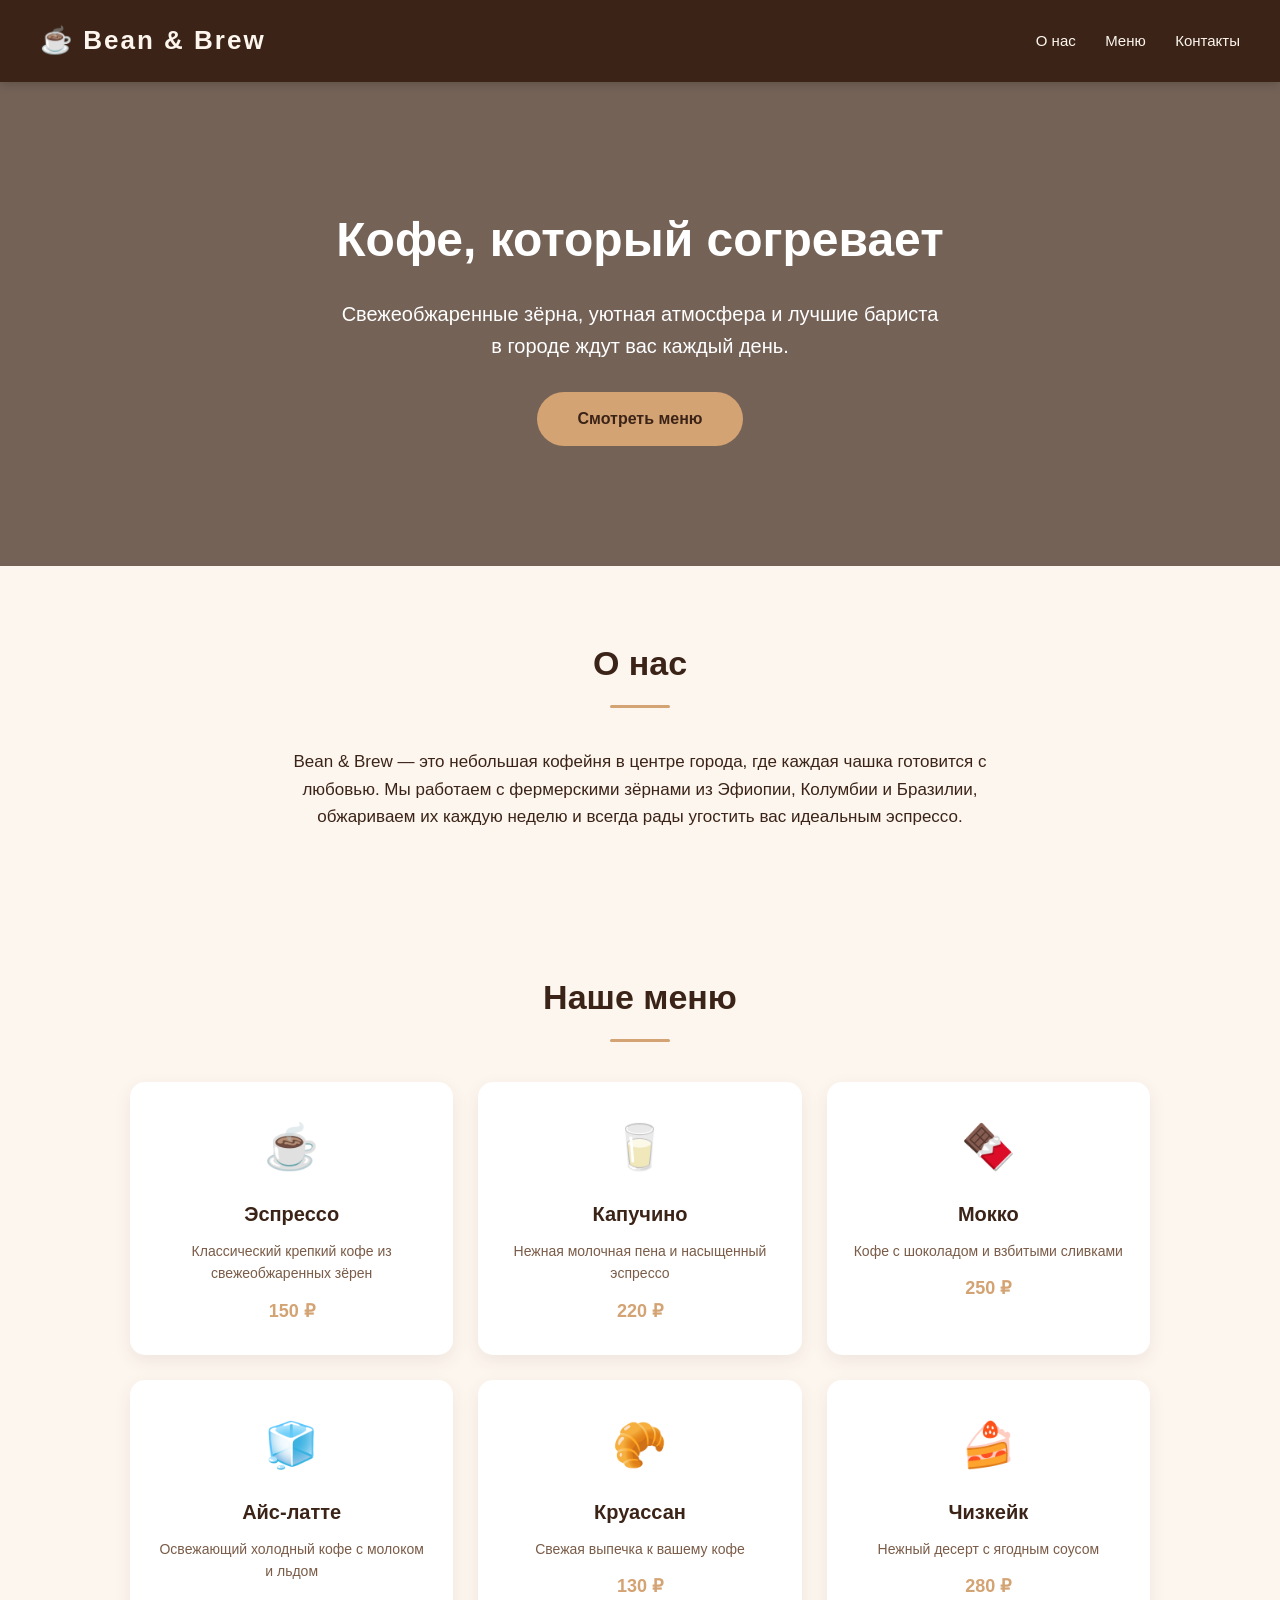
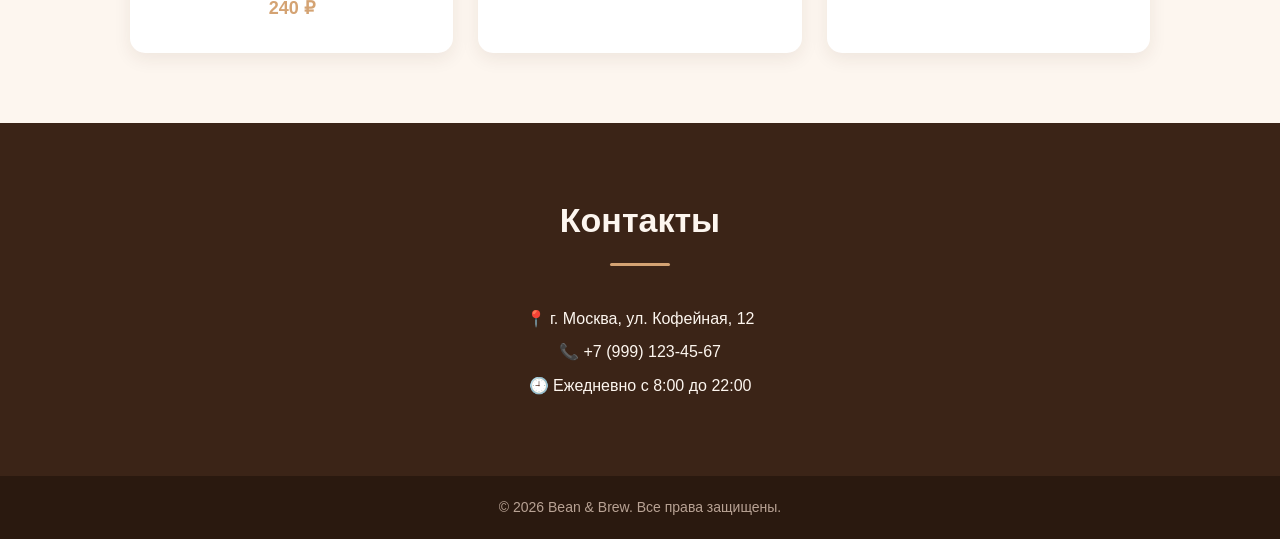
<file: Index.html>
<!DOCTYPE html>
<html lang="ru">
<head>
    <meta charset="UTF-8">
    <meta name="viewport" content="width=device-width, initial-scale=1.0">
    <title>Bean & Brew — кофейня</title>
    <style>
        * {
            margin: 0;
            padding: 0;
            box-sizing: border-box;
            font-family: 'Segoe UI', Tahoma, sans-serif;
        }

        body {
            background: #fdf6ef;
            color: #3b2417;
            line-height: 1.6;
        }

        /* ===== HEADER ===== */
        header {
            background: #3b2417;
            color: #fdf6ef;
            padding: 20px 40px;
            display: flex;
            justify-content: space-between;
            align-items: center;
            position: sticky;
            top: 0;
            z-index: 100;
            box-shadow: 0 2px 10px rgba(0,0,0,0.2);
        }

        header h1 {
            font-size: 26px;
            letter-spacing: 2px;
        }

        nav a {
            color: #fdf6ef;
            text-decoration: none;
            margin-left: 25px;
            font-size: 15px;
            transition: color 0.3s;
        }

        nav a:hover {
            color: #d4a373;
        }

        /* ===== HERO ===== */
        .hero {
            background: linear-gradient(rgba(59, 36, 23, 0.7), rgba(59, 36, 23, 0.7)),
                        url('https://images.unsplash.com/photo-1447933601403-0c6688de566e?w=1600') center/cover;
            color: #fff;
            text-align: center;
            padding: 120px 20px;
        }

        .hero h2 {
            font-size: 48px;
            margin-bottom: 20px;
        }

        .hero p {
            font-size: 20px;
            margin-bottom: 30px;
            max-width: 600px;
            margin-left: auto;
            margin-right: auto;
        }

        .btn {
            display: inline-block;
            background: #d4a373;
            color: #3b2417;
            padding: 14px 40px;
            border-radius: 30px;
            text-decoration: none;
            font-weight: bold;
            font-size: 16px;
            transition: transform 0.3s, background 0.3s;
        }

        .btn:hover {
            background: #e6b98a;
            transform: translateY(-3px);
        }

        /* ===== ABOUT ===== */
        section {
            padding: 70px 40px;
            max-width: 1100px;
            margin: 0 auto;
        }

        section h3 {
            font-size: 34px;
            text-align: center;
            margin-bottom: 40px;
            color: #3b2417;
        }

        section h3::after {
            content: '';
            display: block;
            width: 60px;
            height: 3px;
            background: #d4a373;
            margin: 15px auto 0;
            border-radius: 2px;
        }

        .about-text {
            font-size: 17px;
            text-align: center;
            max-width: 750px;
            margin: 0 auto;
        }

        /* ===== MENU ===== */
        .menu-grid {
            display: grid;
            grid-template-columns: repeat(auto-fit, minmax(240px, 1fr));
            gap: 25px;
        }

        .menu-card {
            background: #fff;
            border-radius: 15px;
            padding: 30px 25px;
            text-align: center;
            box-shadow: 0 6px 18px rgba(59, 36, 23, 0.08);
            transition: transform 0.3s, box-shadow 0.3s;
        }

        .menu-card:hover {
            transform: translateY(-8px);
            box-shadow: 0 12px 28px rgba(59, 36, 23, 0.15);
        }

        .menu-card .icon {
            font-size: 44px;
            margin-bottom: 15px;
        }

        .menu-card h4 {
            font-size: 20px;
            margin-bottom: 10px;
            color: #3b2417;
        }

        .menu-card p {
            font-size: 14px;
            color: #7a5c48;
            margin-bottom: 12px;
        }

        .price {
            font-weight: bold;
            color: #d4a373;
            font-size: 18px;
        }

        /* ===== CONTACTS ===== */
        #contacts {
            background: #3b2417;
            color: #fdf6ef;
            max-width: 100%;
            text-align: center;
        }

        #contacts h3 {
            color: #fdf6ef;
        }

        #contacts p {
            margin: 8px 0;
            font-size: 16px;
        }

        /* ===== FOOTER ===== */
        footer {
            background: #2a190f;
            color: #b8a294;
            text-align: center;
            padding: 20px;
            font-size: 14px;
        }

        /* ===== АДАПТИВ ===== */
        @media (max-width: 768px) {
            header {
                flex-direction: column;
                gap: 10px;
                padding: 15px;
            }
            nav a {
                margin: 0 10px;
                font-size: 14px;
            }
            .hero h2 {
                font-size: 32px;
            }
            .hero p {
                font-size: 17px;
            }
            section {
                padding: 50px 20px;
            }
        }
    </style>
</head>
<body>

    <!-- ШАПКА -->
    <header>
        <h1>☕ Bean & Brew</h1>
        <nav>
            <a href="#about">О нас</a>
            <a href="#menu">Меню</a>
            <a href="#contacts">Контакты</a>
        </nav>
    </header>

    <!-- ГЛАВНЫЙ ЭКРАН -->
    <div class="hero">
        <h2>Кофе, который согревает</h2>
        <p>Свежеобжаренные зёрна, уютная атмосфера и лучшие бариста в городе ждут вас каждый день.</p>
        <a href="#menu" class="btn">Смотреть меню</a>
    </div>

    <!-- О НАС -->
    <section id="about">
        <h3>О нас</h3>
        <p class="about-text">
            Bean & Brew — это небольшая кофейня в центре города, где каждая чашка готовится с любовью.
            Мы работаем с фермерскими зёрнами из Эфиопии, Колумбии и Бразилии, обжариваем их каждую неделю
            и всегда рады угостить вас идеальным эспрессо.
        </p>
    </section>

    <!-- МЕНЮ -->
    <section id="menu">
        <h3>Наше меню</h3>
        <div class="menu-grid">

            <div class="menu-card">
                <div class="icon">☕</div>
                <h4>Эспрессо</h4>
                <p>Классический крепкий кофе из свежеобжаренных зёрен</p>
                <div class="price">150 ₽</div>
            </div>

            <div class="menu-card">
                <div class="icon">🥛</div>
                <h4>Капучино</h4>
                <p>Нежная молочная пена и насыщенный эспрессо</p>
                <div class="price">220 ₽</div>
            </div>

            <div class="menu-card">
                <div class="icon">🍫</div>
                <h4>Мокко</h4>
                <p>Кофе с шоколадом и взбитыми сливками</p>
                <div class="price">250 ₽</div>
            </div>

            <div class="menu-card">
                <div class="icon">🧊</div>
                <h4>Айс-латте</h4>
                <p>Освежающий холодный кофе с молоком и льдом</p>
                <div class="price">240 ₽</div>
            </div>

            <div class="menu-card">
                <div class="icon">🥐</div>
                <h4>Круассан</h4>
                <p>Свежая выпечка к вашему кофе</p>
                <div class="price">130 ₽</div>
            </div>

            <div class="menu-card">
                <div class="icon">🍰</div>
                <h4>Чизкейк</h4>
                <p>Нежный десерт с ягодным соусом</p>
                <div class="price">280 ₽</div>
            </div>

        </div>
    </section>

    <!-- КОНТАКТЫ -->
    <section id="contacts">
        <h3>Контакты</h3>
        <p>📍 г. Москва, ул. Кофейная, 12</p>
        <p>📞 +7 (999) 123-45-67</p>
        <p>🕘 Ежедневно с 8:00 до 22:00</p>
    </section>

    <!-- ПОДВАЛ -->
    <footer>
        © 2026 Bean & Brew. Все права защищены.
    </footer>

</body>
</html>
</file>
